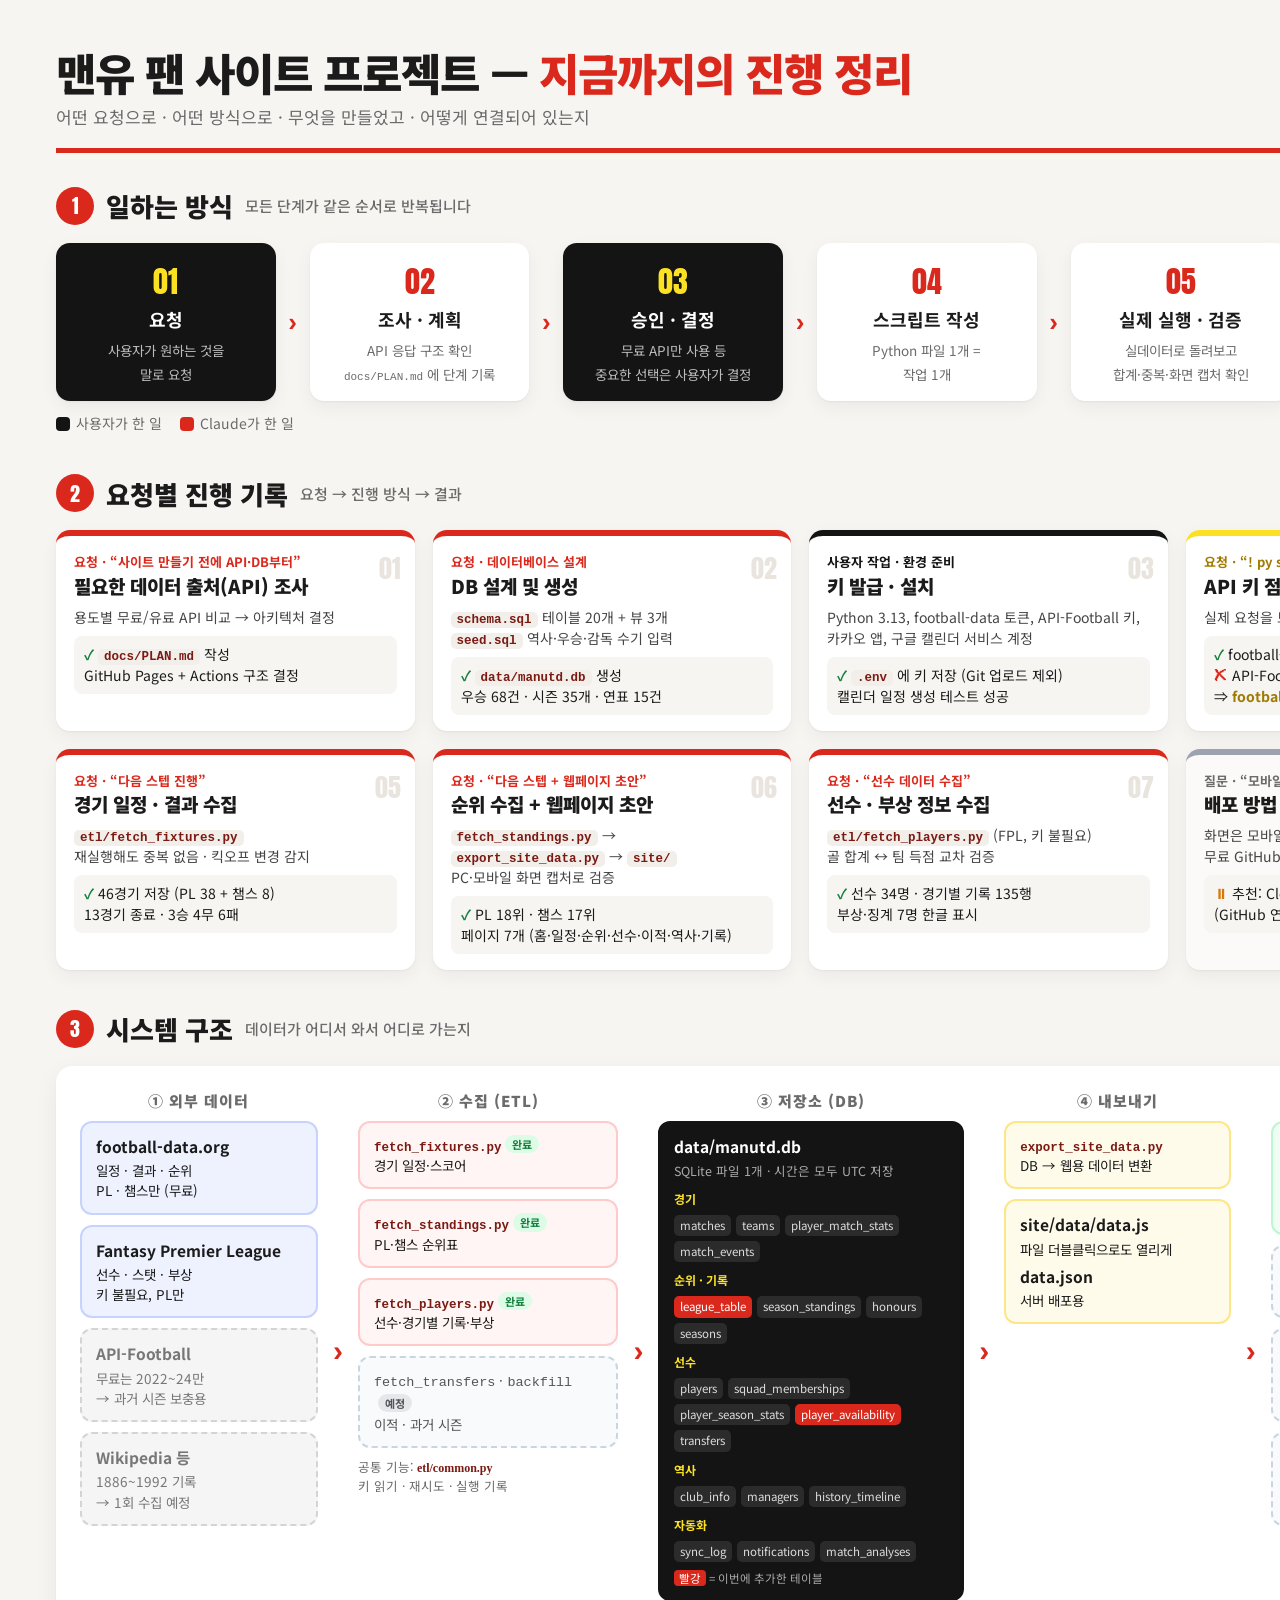
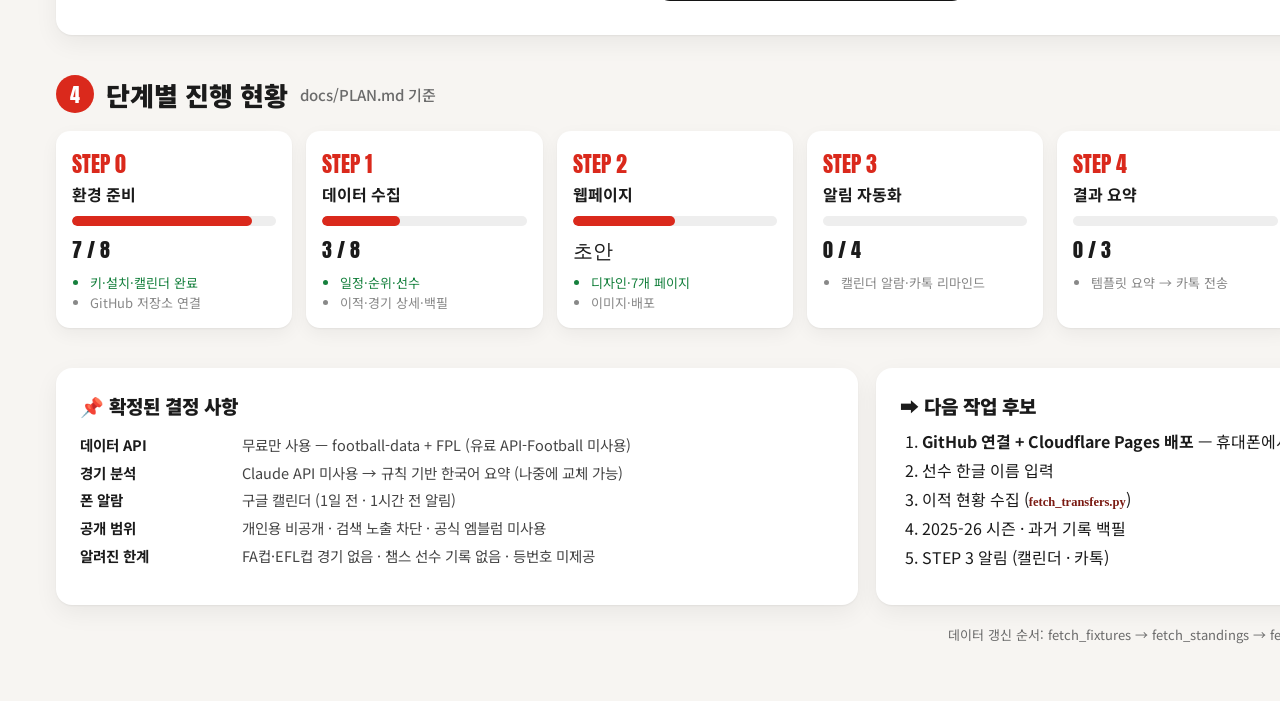
<file: docs/overview/overview.html>
<!doctype html>
<html lang="ko">
<head>
<meta charset="utf-8">
<link href="https://fonts.googleapis.com/css2?family=Anton&family=Noto+Sans+KR:wght@400;500;700;900&display=swap" rel="stylesheet">
<style>
  :root { --red:#DA291C; --deep:#9e1a10; --black:#141414; --ink:#1b1b1b; --muted:#6b6b6b; --line:#e3ded8;
          --paper:#f7f5f2; --gold:#FBE122; --blue:#1d4ed8; --green:#15803d; --amber:#d97706; --gray:#9ca3af; }
  * { box-sizing:border-box; }
  body { margin:0; width:1600px; background:var(--paper); color:var(--ink); font:16px/1.5 "Noto Sans KR",sans-serif; }
  .page { padding:48px 56px 56px; }
  header { display:flex; align-items:flex-end; justify-content:space-between; border-bottom:5px solid var(--red); padding-bottom:18px; margin-bottom:34px; }
  h1 { margin:0; font:900 44px/1.1 "Noto Sans KR"; letter-spacing:-1px; }
  h1 em { font-style:normal; color:var(--red); }
  .sub { color:var(--muted); margin-top:8px; font-size:17px; }
  .date { text-align:right; color:var(--muted); font-size:15px; }
  .date b { display:block; font:28px "Anton"; color:var(--ink); letter-spacing:.5px; }

  h2 { display:flex; align-items:center; gap:12px; font:900 26px/1.2 "Noto Sans KR"; margin:0 0 18px; }
  h2 .no { display:grid; place-items:center; width:38px; height:38px; border-radius:50%; background:var(--red); color:#fff; font:20px "Anton"; }
  h2 small { font:500 15px "Noto Sans KR"; color:var(--muted); }
  section { margin-bottom:40px; }
  .card { background:#fff; border-radius:16px; box-shadow:0 1px 2px rgba(0,0,0,.05),0 8px 24px rgba(0,0,0,.06); padding:24px; }

  /* 1. 일하는 방식 */
  .loop { display:flex; align-items:stretch; gap:0; }
  .lstep { flex:1; background:#fff; border-radius:14px; padding:16px 14px; text-align:center; box-shadow:0 1px 2px rgba(0,0,0,.05),0 6px 18px rgba(0,0,0,.05); position:relative; }
  .lstep .ic { font:30px "Anton"; color:var(--red); }
  .lstep b { display:block; font-size:18px; margin:2px 0 4px; }
  .lstep span { font-size:13.5px; color:var(--muted); }
  .lstep.user { background:var(--black); color:#fff; } .lstep.user span { color:#bbb; } .lstep.user .ic { color:var(--gold); }
  .arrow { width:34px; display:grid; place-items:center; color:var(--red); font:900 26px sans-serif; flex:none; }
  .who { display:flex; gap:18px; margin-top:12px; font-size:14px; color:var(--muted); }
  .who i { display:inline-block; width:14px; height:14px; border-radius:4px; vertical-align:-2px; margin-right:6px; }

  /* 2. 타임라인 */
  .tl { position:relative; display:grid; grid-template-columns:repeat(4, 1fr); gap:18px; }
  .ev { background:#fff; border-radius:14px; padding:16px 18px 16px; box-shadow:0 1px 2px rgba(0,0,0,.05),0 6px 18px rgba(0,0,0,.05); border-top:6px solid var(--red); position:relative; }
  .ev.user { border-top-color:var(--black); }
  .ev.decide { border-top-color:var(--gold); }
  .ev.wait { border-top-color:var(--gray); background:#fbfaf8; }
  .ev .n { position:absolute; top:12px; right:14px; font:26px "Anton"; color:#e9e4de; }
  .ev .req { font-size:13px; font-weight:700; color:var(--red); margin-bottom:2px; }
  .ev.user .req { color:var(--black); } .ev.decide .req { color:#a07b00; } .ev.wait .req { color:var(--muted); }
  .ev h3 { margin:0 0 8px; font:900 19px/1.3 "Noto Sans KR"; padding-right:28px; }
  .ev .how { font-size:14px; color:#444; margin:0 0 8px; }
  .ev code { font:600 12.5px Consolas, monospace; background:#f2efeb; padding:1px 6px; border-radius:5px; color:#7a1a12; white-space:nowrap; }
  .ev .res { font-size:14px; background:var(--paper); border-radius:8px; padding:8px 10px; }
  .ev .res b { color:var(--green); }
  .ev.wait .res b { color:var(--amber); }
  .ev .res .x { color:var(--red); font-weight:700; }

  /* 3. 구조도 */
  .flow { display:grid; grid-template-columns: 1.05fr 40px 1.15fr 40px 1.35fr 40px 1fr 40px 1.1fr; align-items:stretch; }
  .col h4 { margin:0 0 10px; font:900 15px "Noto Sans KR"; color:var(--muted); letter-spacing:1px; text-align:center; }
  .box { border-radius:12px; padding:12px 14px; margin-bottom:10px; font-size:13.5px; background:#fff; border:2px solid var(--line); }
  .box b { display:block; font-size:15.5px; margin-bottom:2px; }
  .box.src { border-color:#c7d2fe; background:#eef2ff; }
  .box.src.off { border-style:dashed; background:#f5f5f5; border-color:#d4d4d4; color:#777; }
  .box.etl { border-color:#fecaca; background:#fff5f4; }
  .box.etl code, .box.out code { font:700 12.5px Consolas, monospace; color:#7a1a12; }
  .box.db { background:var(--black); color:#fff; border-color:var(--black); }
  .box.db .grp { display:flex; flex-wrap:wrap; gap:5px; margin-top:7px; }
  .box.db .grp span { font-size:11.5px; background:#2b2b2b; border-radius:5px; padding:2px 6px; color:#ddd; }
  .box.db .grp span.new { background:var(--red); color:#fff; }
  .box.db .lbl { font-size:12px; color:var(--gold); font-weight:700; margin-top:9px; }
  .box.out { border-color:#fde68a; background:#fffbeb; }
  .box.web { border-color:#bbf7d0; background:#f0fdf4; }
  .box.plan { border-style:dashed; border-color:#cbd5e1; background:#f8fafc; color:#555; }
  .box .tag { display:inline-block; font-size:11px; font-weight:700; padding:1px 7px; border-radius:999px; margin-left:4px; vertical-align:2px; }
  .tag.ok { background:#dcfce7; color:var(--green); } .tag.todo { background:#e5e7eb; color:#555; } .tag.no { background:#fee2e2; color:var(--red); }
  .fa { display:flex; align-items:center; justify-content:center; color:var(--red); font:900 30px sans-serif; }

  /* 4. 진행 현황 */
  .steps { display:grid; grid-template-columns:repeat(6, 1fr); gap:14px; }
  .st { background:#fff; border-radius:14px; padding:16px; box-shadow:0 1px 2px rgba(0,0,0,.05),0 6px 18px rgba(0,0,0,.05); }
  .st .k { font:22px "Anton"; color:var(--red); }
  .st b { display:block; font-size:16px; margin:2px 0 10px; }
  .bar { height:10px; border-radius:999px; background:#eee; overflow:hidden; }
  .bar i { display:block; height:100%; background:var(--red); border-radius:999px; }
  .st .pct { font:20px "Anton"; margin-top:8px; }
  .st ul { margin:8px 0 0; padding-left:18px; font-size:13px; color:#555; }
  .st li.done { color:var(--green); } .st li.todo { color:#888; }

  .next { display:grid; grid-template-columns:1.2fr 1fr; gap:18px; }
  .next .card h3 { margin:0 0 10px; font:900 19px "Noto Sans KR"; }
  .next ol { margin:0; padding-left:22px; } .next li { margin:5px 0; }
  .note { font-size:14px; color:var(--muted); }
  .kv { display:grid; grid-template-columns:150px 1fr; gap:6px 12px; font-size:14.5px; }
  .kv dt { font-weight:700; } .kv dd { margin:0; color:#444; }
  footer { margin-top:20px; font-size:13px; color:var(--muted); text-align:right; }
</style>
</head>
<body>
<div class="page">
  <header>
    <div>
      <h1>맨유 팬 사이트 프로젝트 — <em>지금까지의 진행 정리</em></h1>
      <div class="sub">어떤 요청으로 · 어떤 방식으로 · 무엇을 만들었고 · 어떻게 연결되어 있는지</div>
    </div>
    <div class="date">기준일<b>2026. 11. 09</b></div>
  </header>

  <!-- 1 -->
  <section>
    <h2><span class="no">1</span>일하는 방식 <small>모든 단계가 같은 순서로 반복됩니다</small></h2>
    <div class="loop">
      <div class="lstep user"><div class="ic">01</div><b>요청</b><span>사용자가 원하는 것을<br>말로 요청</span></div>
      <div class="arrow">›</div>
      <div class="lstep"><div class="ic">02</div><b>조사 · 계획</b><span>API 응답 구조 확인<br><code style="font-size:11px">docs/PLAN.md</code> 에 단계 기록</span></div>
      <div class="arrow">›</div>
      <div class="lstep user"><div class="ic">03</div><b>승인 · 결정</b><span>무료 API만 사용 등<br>중요한 선택은 사용자가 결정</span></div>
      <div class="arrow">›</div>
      <div class="lstep"><div class="ic">04</div><b>스크립트 작성</b><span>Python 파일 1개 =<br>작업 1개</span></div>
      <div class="arrow">›</div>
      <div class="lstep"><div class="ic">05</div><b>실제 실행 · 검증</b><span>실데이터로 돌려보고<br>합계·중복·화면 캡처 확인</span></div>
      <div class="arrow">›</div>
      <div class="lstep"><div class="ic">06</div><b>기록 · 다음 제안</b><span>PLAN.md 체크 표시<br>다음 단계 후보 제시</span></div>
    </div>
    <div class="who"><span><i style="background:var(--black)"></i>사용자가 한 일</span><span><i style="background:var(--red)"></i>Claude가 한 일</span></div>
  </section>

  <!-- 2 -->
  <section>
    <h2><span class="no">2</span>요청별 진행 기록 <small>요청 → 진행 방식 → 결과</small></h2>
    <div class="tl">
      <div class="ev"><div class="n">01</div><div class="req">요청 · “사이트 만들기 전에 API·DB부터”</div>
        <h3>필요한 데이터 출처(API) 조사</h3>
        <p class="how">용도별 무료/유료 API 비교 → 아키텍처 결정</p>
        <div class="res"><b>✓</b> <code>docs/PLAN.md</code> 작성<br>GitHub Pages + Actions 구조 결정</div></div>

      <div class="ev"><div class="n">02</div><div class="req">요청 · 데이터베이스 설계</div>
        <h3>DB 설계 및 생성</h3>
        <p class="how"><code>schema.sql</code> 테이블 20개 + 뷰 3개<br><code>seed.sql</code> 역사·우승·감독 수기 입력</p>
        <div class="res"><b>✓</b> <code>data/manutd.db</code> 생성<br>우승 68건 · 시즌 35개 · 연표 15건</div></div>

      <div class="ev user"><div class="n">03</div><div class="req">사용자 작업 · 환경 준비</div>
        <h3>키 발급 · 설치</h3>
        <p class="how">Python 3.13, football-data 토큰, API-Football 키, 카카오 앱, 구글 캘린더 서비스 계정</p>
        <div class="res"><b>✓</b> <code>.env</code> 에 키 저장 (Git 업로드 제외)<br>캘린더 일정 생성 테스트 성공</div></div>

      <div class="ev decide"><div class="n">04</div><div class="req">요청 · “! py scripts/check_apis.py”</div>
        <h3>API 키 점검 → 방향 결정</h3>
        <p class="how">실제 요청을 보내 접근 범위 확인</p>
        <div class="res"><b>✓</b> football-data 정상<br><span class="x">✗</span> API-Football 무료는 2026 시즌 차단<br>⇒ <b style="color:#a07b00">football-data + FPL 로 구성</b></div></div>

      <div class="ev"><div class="n">05</div><div class="req">요청 · “다음 스텝 진행”</div>
        <h3>경기 일정 · 결과 수집</h3>
        <p class="how"><code>etl/fetch_fixtures.py</code><br>재실행해도 중복 없음 · 킥오프 변경 감지</p>
        <div class="res"><b>✓</b> 46경기 저장 (PL 38 + 챔스 8)<br>13경기 종료 · 3승 4무 6패</div></div>

      <div class="ev"><div class="n">06</div><div class="req">요청 · “다음 스텝 + 웹페이지 초안”</div>
        <h3>순위 수집 + 웹페이지 초안</h3>
        <p class="how"><code>fetch_standings.py</code> → <code>export_site_data.py</code> → <code>site/</code><br>PC·모바일 화면 캡처로 검증</p>
        <div class="res"><b>✓</b> PL 18위 · 챔스 17위<br>페이지 7개 (홈·일정·순위·선수·이적·역사·기록)</div></div>

      <div class="ev"><div class="n">07</div><div class="req">요청 · “선수 데이터 수집”</div>
        <h3>선수 · 부상 정보 수집</h3>
        <p class="how"><code>etl/fetch_players.py</code> (FPL, 키 불필요)<br>골 합계 ↔ 팀 득점 교차 검증</p>
        <div class="res"><b>✓</b> 선수 34명 · 경기별 기록 135행<br>부상·징계 7명 한글 표시</div></div>

      <div class="ev wait"><div class="n">08</div><div class="req">질문 · “모바일에서도 볼 수 있니?”</div>
        <h3>배포 방법 검토</h3>
        <p class="how">화면은 모바일 대응 완료, 파일이 PC에만 있음<br>무료 GitHub Pages는 Private 저장소 불가</p>
        <div class="res"><b>⏸</b> 추천: Cloudflare Pages + Private 저장소<br>(GitHub 연결 후 진행 예정)</div></div>
    </div>
  </section>

  <!-- 3 -->
  <section>
    <h2><span class="no">3</span>시스템 구조 <small>데이터가 어디서 와서 어디로 가는지</small></h2>
    <div class="card">
      <div class="flow">
        <div class="col"><h4>① 외부 데이터</h4>
          <div class="box src"><b>football-data.org</b>일정 · 결과 · 순위<br>PL · 챔스만 (무료)</div>
          <div class="box src"><b>Fantasy Premier League</b>선수 · 스탯 · 부상<br>키 불필요, PL만</div>
          <div class="box src off"><b>API-Football</b>무료는 2022~24만<br>→ 과거 시즌 보충용</div>
          <div class="box src off"><b>Wikipedia 등</b>1886~1992 기록<br>→ 1회 수집 예정</div>
        </div>
        <div class="fa">›</div>
        <div class="col"><h4>② 수집 (ETL)</h4>
          <div class="box etl"><code>fetch_fixtures.py</code><span class="tag ok">완료</span><br>경기 일정·스코어</div>
          <div class="box etl"><code>fetch_standings.py</code><span class="tag ok">완료</span><br>PL·챔스 순위표</div>
          <div class="box etl"><code>fetch_players.py</code><span class="tag ok">완료</span><br>선수·경기별 기록·부상</div>
          <div class="box plan"><code>fetch_transfers</code> · <code>backfill</code><span class="tag todo">예정</span><br>이적 · 과거 시즌</div>
          <div class="note" style="font-size:12.5px">공통 기능: <code style="font:700 12px Consolas;color:#7a1a12">etl/common.py</code><br>키 읽기 · 재시도 · 실행 기록</div>
        </div>
        <div class="fa">›</div>
        <div class="col"><h4>③ 저장소 (DB)</h4>
          <div class="box db"><b>data/manutd.db</b><span style="font-size:12.5px;color:#aaa">SQLite 파일 1개 · 시간은 모두 UTC 저장</span>
            <div class="lbl">경기</div><div class="grp"><span>matches</span><span>teams</span><span>player_match_stats</span><span>match_events</span></div>
            <div class="lbl">순위 · 기록</div><div class="grp"><span class="new">league_table</span><span>season_standings</span><span>honours</span><span>seasons</span></div>
            <div class="lbl">선수</div><div class="grp"><span>players</span><span>squad_memberships</span><span>player_season_stats</span><span class="new">player_availability</span><span>transfers</span></div>
            <div class="lbl">역사</div><div class="grp"><span>club_info</span><span>managers</span><span>history_timeline</span></div>
            <div class="lbl">자동화</div><div class="grp"><span>sync_log</span><span>notifications</span><span>match_analyses</span></div>
            <div style="font-size:11.5px;color:#aaa;margin-top:8px"><span style="background:var(--red);color:#fff;border-radius:4px;padding:0 5px">빨강</span> = 이번에 추가한 테이블</div>
          </div>
        </div>
        <div class="fa">›</div>
        <div class="col"><h4>④ 내보내기</h4>
          <div class="box out"><code>export_site_data.py</code><br>DB → 웹용 데이터 변환</div>
          <div class="box out"><b>site/data/data.js</b>파일 더블클릭으로도 열리게<br><b style="margin-top:6px">data.json</b>서버 배포용</div>
        </div>
        <div class="fa">›</div>
        <div class="col"><h4>⑤ 보여주기 · 알림</h4>
          <div class="box web"><b>웹페이지 <span class="tag ok">초안</span></b><code style="font:700 12px Consolas">site/index.html</code><br>한국·영국 시간 자동 변환<br>(영국 서머타임 반영)</div>
          <div class="box plan"><b>배포 <span class="tag todo">예정</span></b>Cloudflare Pages → 휴대폰</div>
          <div class="box plan"><b>알림 <span class="tag todo">예정</span></b>구글 캘린더 알람<br>카톡 리마인드 · 결과 요약</div>
          <div class="box plan"><b>자동 실행 <span class="tag todo">예정</span></b>GitHub Actions<br>매일 1회 · 15분마다</div>
        </div>
      </div>
    </div>
  </section>

  <!-- 4 -->
  <section>
    <h2><span class="no">4</span>단계별 진행 현황 <small>docs/PLAN.md 기준</small></h2>
    <div class="steps">
      <div class="st"><div class="k">STEP 0</div><b>환경 준비</b><div class="bar"><i style="width:88%"></i></div><div class="pct">7 / 8</div>
        <ul><li class="done">키·설치·캘린더 완료</li><li class="todo">GitHub 저장소 연결</li></ul></div>
      <div class="st"><div class="k">STEP 1</div><b>데이터 수집</b><div class="bar"><i style="width:38%"></i></div><div class="pct">3 / 8</div>
        <ul><li class="done">일정·순위·선수</li><li class="todo">이적·경기 상세·백필</li></ul></div>
      <div class="st"><div class="k">STEP 2</div><b>웹페이지</b><div class="bar"><i style="width:50%"></i></div><div class="pct">초안</div>
        <ul><li class="done">디자인·7개 페이지</li><li class="todo">이미지·배포</li></ul></div>
      <div class="st"><div class="k">STEP 3</div><b>알림 자동화</b><div class="bar"><i style="width:0"></i></div><div class="pct">0 / 4</div>
        <ul><li class="todo">캘린더 알람·카톡 리마인드</li></ul></div>
      <div class="st"><div class="k">STEP 4</div><b>결과 요약</b><div class="bar"><i style="width:0"></i></div><div class="pct">0 / 3</div>
        <ul><li class="todo">템플릿 요약 → 카톡 전송</li></ul></div>
      <div class="st"><div class="k">STEP 5</div><b>운영 자동화</b><div class="bar"><i style="width:0"></i></div><div class="pct">0 / 3</div>
        <ul><li class="todo">GitHub Actions 예약 실행</li></ul></div>
    </div>
  </section>

  <!-- 5 -->
  <section class="next" style="margin-bottom:0">
    <div class="card"><h3>📌 확정된 결정 사항</h3>
      <dl class="kv">
        <dt>데이터 API</dt><dd>무료만 사용 — football-data + FPL (유료 API-Football 미사용)</dd>
        <dt>경기 분석</dt><dd>Claude API 미사용 → 규칙 기반 한국어 요약 (나중에 교체 가능)</dd>
        <dt>폰 알람</dt><dd>구글 캘린더 (1일 전 · 1시간 전 알림)</dd>
        <dt>공개 범위</dt><dd>개인용 비공개 · 검색 노출 차단 · 공식 엠블럼 미사용</dd>
        <dt>알려진 한계</dt><dd>FA컵·EFL컵 경기 없음 · 챔스 선수 기록 없음 · 등번호 미제공</dd>
      </dl></div>
    <div class="card"><h3>➡ 다음 작업 후보</h3>
      <ol>
        <li><b>GitHub 연결 + Cloudflare Pages 배포</b> — 휴대폰에서 보기</li>
        <li>선수 한글 이름 입력</li>
        <li>이적 현황 수집 (<code style="font:600 12.5px Consolas;color:#7a1a12">fetch_transfers.py</code>)</li>
        <li>2025-26 시즌 · 과거 기록 백필</li>
        <li>STEP 3 알림 (캘린더 · 카톡)</li>
      </ol></div>
  </section>
  <footer>데이터 갱신 순서: fetch_fixtures → fetch_standings → fetch_players → export_site_data → 웹페이지</footer>
</div>
</body>
</html>
</file>
